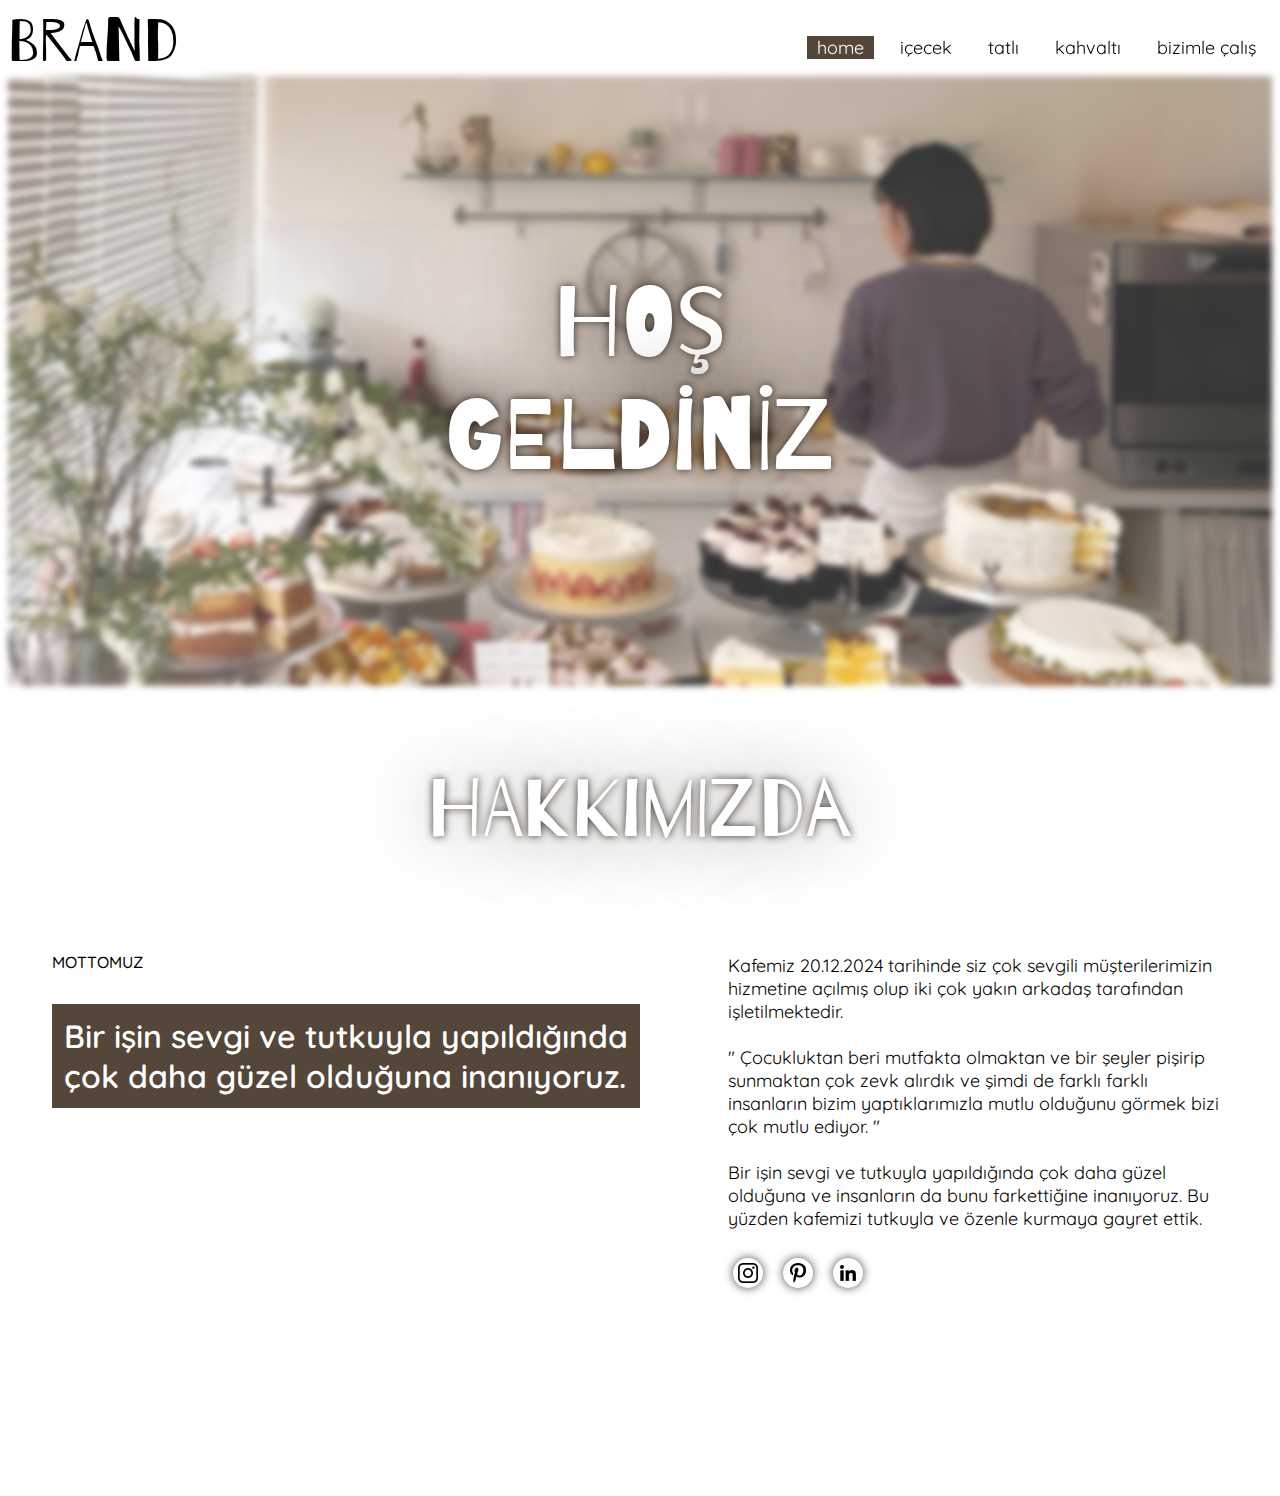
<file: index.html>
<!DOCTYPE html>
<html lang="en">
  <head>
    <meta charset="UTF-8" />
    <meta name="viewport" content="width=device-width, initial-scale=1.0" />
    <link rel="stylesheet" href="index.css" />
    <title>BRAND</title>

<!-- * fontların bildirilmesi -->
    <link rel="preconnect" href="https://fonts.googleapis.com" />
    <link rel="preconnect" href="https://fonts.gstatic.com" crossorigin />
    <link
      href="https://fonts.googleapis.com/css2?family=Barrio&family=Sour+Gummy:ital,wght@0,100..900;1,100..900&display=swap"
      rel="stylesheet"
    />
    <link
      href="https://fonts.googleapis.com/css2?family=Quicksand:wght@300..700&display=swap"
      rel="stylesheet"
    />
  </head>

  <body class="quicksand-simple">  
<!-- * HEADER -->
    <header header style="position: sticky; top: 0">
      <div
        style="
          display: flex;
          justify-content: space-between;
          align-items: center;
        "
      >
<!--BRAND yazısı-->
        <div>
          <a class="barrio-regular" style="font-size: 60px">BrAnd</a>
        </div>
<!--header butonları-->
        <div style="padding-top: 10px">
          <button class="hoverButton">
            <a class="buttonText quicksand-simple headerIndex" href="index.html"
              >home</a
            >
          </button>
          <button>
            <a class="buttonText quicksand-simple" href="/icecek/cappuccino.html">içecek</a>
          </button>
          <button>
            <a class="buttonText quicksand-simple" href="tatli/pasta.html">tatlı</a>
          </button>
          <button>
            <a class="buttonText quicksand-simple" href="kahvalti/kizatmaT.html"
              >kahvaltı</a
            >
          </button>
          <button>
            <a class="buttonText quicksand-simple" href="bizimleCalis.html"
              >bizimle çalış</a
            >
          </button>
        </div>
      </div>
    </header>

    <div>
<!-- * RESİM VE HOŞGELDİNİZ -->
      <div>
        <div
          style="
            position: relative;
            display: flex;
            direction: column;
            align-items: center;
            justify-content: center;
            text-align: center;
          "
        >
          <img
            style="
              object-position: 100% 50%;
              width: 100%;
              height: 610px;
              object-fit: cover;
              filter: blur(3px);
              opacity: 0.8;
            "
            src="/img/homeImg.jpg"
            alt=""
          />
          <div style="position: absolute">
            <p
              class="barrio-regular"
              style="
                font-size: 100px;
                color: white;
                text-shadow: 0px 0px 8px #372f27, 0px 0px 70px #372f27;
              "
            >
              HOŞ <br />GELDİNİZ
            </p>
          </div>
        </div>
      </div>

<!-- * HAKKIMIZDA bölümü-->
      <div style="padding-bottom: 200px">
        <p
          class="barrio-regular"
          style="
            text-align: center;
            font-size: 80px;
            color: white;
            text-shadow: 0px 0px 8px #372f27, 0px 0px 70px #372f2781;
          "
        >
          HAKKIMIZDA
        </p>

<!--MOTTOMUZ-->
        <div style="display: flex; justify-content: space-around">
          <div>
            <p style="font-weight: 500">MOTTOMUZ</p>
            <p
              style="
                font-size: xx-large;
                font-weight: 600;
                background-color: #544639;
                color: white;
                padding: 12px;
              "
            >Bir işin sevgi ve tutkuyla yapıldığında <br> çok daha güzel olduğuna inanıyoruz.
            </p>
          </div>

<!--3'lü yazı bölümü-->
          <div style="width: 500px; font-size: large">
            <p>
              Kafemiz 20.12.2024 tarihinde siz çok sevgili müşterilerimizin hizmetine açılmış olup iki çok yakın arkadaş tarafından işletilmektedir.
              <br /><br />" Çocukluktan beri mutfakta olmaktan ve bir şeyler pişirip sunmaktan çok zevk alırdık ve şimdi de farklı farklı insanların bizim yaptıklarımızla mutlu olduğunu görmek bizi çok mutlu ediyor. " <br /><br />Bir işin sevgi ve tutkuyla yapıldığında çok daha güzel olduğuna ve insanların da bunu farkettiğine inanıyoruz. Bu yüzden kafemizi tutkuyla ve özenle kurmaya gayret ettik.
            </p>
<!--sosyal medya ikonları-->
            <div style="display: flex; gap: 20px; padding-top: 10px; padding-left: 5px;">
              <div class="iconDiv">
                <a href="#instagram">
                  <img class="icons" src="/img/icons/instagram.png" alt="" />
                </a>
              </div>

              <div class="iconDiv">
                <a href="#pinterest">
                  <img class="icons" src="/img/icons/pinterest.png" alt="" />
                </a>
              </div>

              <div class="iconDiv">
                <a href="#linkedin">
                  <img class="icons" src="/img/icons/linkedin.png" alt="" />
                </a>
              </div>
            </div>
          </div>
        </div>
      </div>
    </div>
  </body>

  <style></style>
</html>
</file>
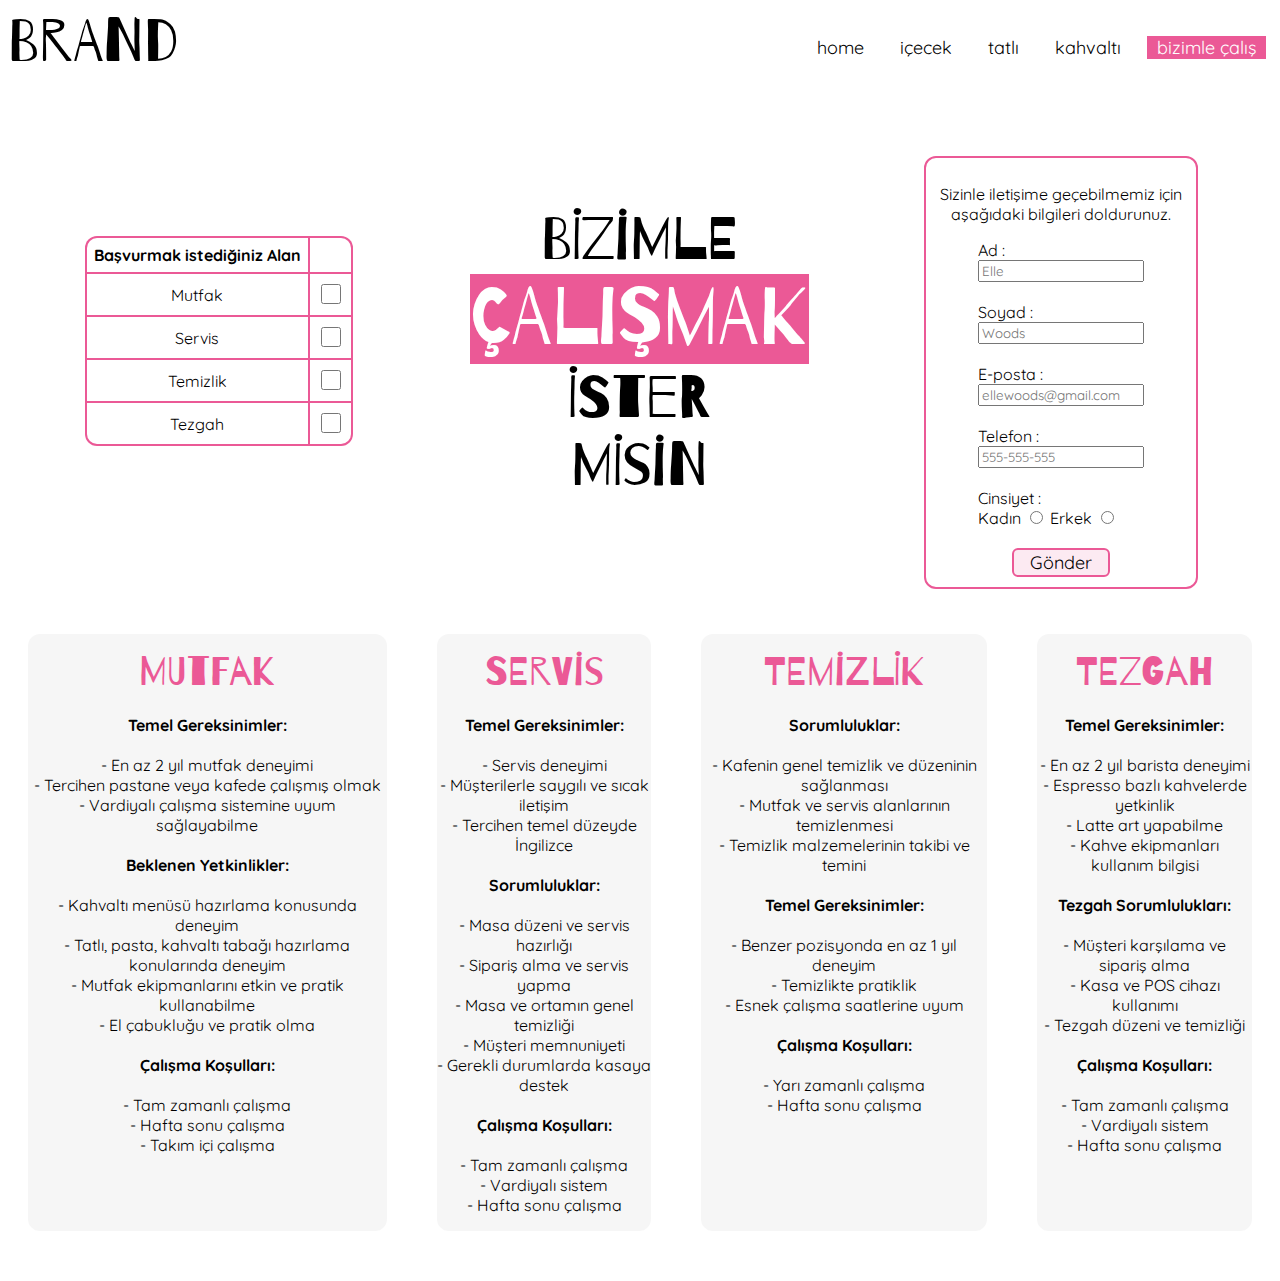
<file: bizimleCalis.html>
<!DOCTYPE html>
<html lang="en">
  <head>
    <meta charset="UTF-8" />
    <meta name="viewport" content="width=device-width, initial-scale=1.0" />
    <link rel="stylesheet" href="index.css" />
    <title>BRAND</title>

<!-- * fontların bildirilmesi -->
    <link rel="preconnect" href="https://fonts.googleapis.com" />
    <link rel="preconnect" href="https://fonts.gstatic.com" crossorigin />
    <link
      href="https://fonts.googleapis.com/css2?family=Barrio&family=Sour+Gummy:ital,wght@0,100..900;1,100..900&display=swap"
      rel="stylesheet"
    />
    <link
      href="https://fonts.googleapis.com/css2?family=Quicksand:wght@300..700&display=swap"
      rel="stylesheet"
    />
  </head>
  <body class="quicksand-simple">
<!-- * HEADER -->
    <header style="position: sticky; top: 0; background-color: white">
      <div
        style="
          display: flex;
          justify-content: space-between;
          align-items: center;
        "
      >
<!--BRAND yazısı-->
        <div>
          <a class="barrio-regular" style="font-size: 60px">BrAnd</a>
        </div>
<!--header butonları-->
        <div style="padding-top: 10px">
          <button>
            <a class="buttonText quicksand-simple" href="index.html">home</a>
          </button>
          <button>
            <a class="buttonText quicksand-simple" href="/icecek/cappuccino.html">içecek</a>
          </button>
          <button>
            <a class="buttonText quicksand-simple" href="tatli/pasta.html">tatlı</a>
          </button>
          <button>
            <a class="buttonText quicksand-simple" href="kahvalti/kizatmaT.html"
              >kahvaltı</a
            >
          </button>
          <button>
            <a
              class="buttonText quicksand-simple headerSelectedButton"
              href="bizimleCalis.html"
              >bizimle çalış</a
            >
          </button>
        </div>
      </div>
    </header>

<!-- * BODY bölümü-->
    <div
      style="
        display: grid;
        grid-template-columns: 1fr 1fr 1fr;
        margin: 70px 0px 45px 0px;
      "
    >
<!--chekbox'lu başvuru alanı seçim tablosu-->
      <div1
        class="quicksand-simple"
        style="
          padding-top: 90px;
          display: flex;
          align-items: center;
          flex-direction: column;
        "
      >
<!-- tabloyu içeren alan -->
        <div>
          <table>
            <tr>
              <th style="border-top-left-radius: 10px">
                Başvurmak istediğiniz Alan
              </th>
              <th style="border-top-right-radius: 10px"></th>
            </tr>
            <tr>
              <td>Mutfak</td>
              <td>
                <input type="checkbox" />
              </td>
            </tr>
            <tr>
              <td>Servis</td>
              <td>
                <input type="checkbox" />
              </td>
            </tr>
            <tr>
              <td>Temizlik</td>
              <td>
                <input type="checkbox" />
              </td>
            </tr>
            <tr>
              <td style="border-bottom-left-radius: 10px">Tezgah</td>
              <td style="border-bottom-right-radius: 10px">
                <input type="checkbox" />
              </td>
            </tr>
          </table>
        </div>
      </div1>

<!-- Bizinle çalışmak ister misin -->
      <div2 style="display: flex; align-items: center; flex-direction: column">
        <div
          class="barrio-regular"
          style="
            display: flex;
            flex-direction: column;
            align-items: center;
            font-size: 60px;
            text-align: center;
          "
        >
          <p>
            BİZİMLE <br />
            <span class="switch">ÇALIŞMAK</span> <br />
            İSTER <br />
            MİSİN
          </p>
        </div>
      </div2>

      <div3
        class="quicksand-simple"
        style="display: flex; align-items: center; flex-direction: column"
      >
<!--* BAŞVURU FORMU -->
<!-- label kullandım ki kullanıcı, alan yerine yazıya bassa da alana basmış gibi olsun -->
        <div class="blueContainer">
          <p style="text-align: center">
            Sizinle iletişime geçebilmemiz için aşağıdaki bilgileri doldurunuz.
          </p>
<!-- * FORM-->
          <form action="">
<!--isim-->
            <label for="isim">Ad : </label>
            <br />
            <input
              class="quicksand-simple"
              type="text"
              name="isim"
              id="isim"
              placeholder="Elle"
            />

            <br /><br />
<!--soyisim-->
            <label for="soyisim">Soyad :</label>
            <br />
            <input
              class="quicksand-simple"
              type="text"
              name="soyisim"
              id="soyisim"
              placeholder="Woods"
            />

            <br /><br />
<!--eposta-->
            <label for="eposta">E-posta :</label>
            <br />
            <input
              class="quicksand-simple"
              type="email"
              name="eposta"
              id="eposta"
              placeholder="ellewoods@gmail.com"
            />

            <br /><br />

<!--telefon-->
            <label for="telefon">Telefon :</label>
            <br />
            <input
              class="quicksand-simple"
              type="tel"
              name="telefon"
              id="telefon"
              placeholder="555-555-555"
            />

            <br /><br />
<!--cinsiyet-->
            <label for="cinsiyet">Cinsiyet :</label>
            <br />
            <label for="kadin">Kadın</label>
            <input type="radio" name="cinsiyet" id="kadin" />
            <label for="erkek">Erkek</label>
            <input type="radio" name="cinsiyet" id="erkek" />

            <br /><br />
          </form>
<!--"gönder" butonu-->
          <button
            style="
              border-radius: 6px;
              border: solid 2px #eb5996;
              background-color: #eb599620;
            "
          >
            <a class="buttonText quicksand-simple" href="bizimleCalis.html"
              >Gönder</a
            >
          </button>
        </div>
      </div3>
    </div>

    <!-- *--YAPILACAK BAŞVURU GEREKSİNİMLERİ -->
    <div
      style="
        display: flex;
        gap: 50px;
        text-align: center;
        margin: 0px 20px 50px 20px;
      "
    >
<!-- *-- MUTFAK BAŞVURUSU İÇİN GEREKSİNİMLER -->
      <div class="basvuruGereksinim_div" >
        <p>
          <span class="highlight">MUTFAK</span><br><br>

          <span class="highlight2">Temel Gereksinimler:</span>
          <br><br>
          - En az 2 yıl mutfak deneyimi<br>
          - Tercihen pastane veya kafede çalışmış olmak<br>
          - Vardiyalı çalışma sistemine uyum sağlayabilme<br><br>

          <span class="highlight2">Beklenen Yetkinlikler:</span>
          <br><br>
          - Kahvaltı menüsü hazırlama konusunda deneyim<br>
          - Tatlı, pasta, kahvaltı tabağı hazırlama konularında deneyim<br>
          - Mutfak ekipmanlarını etkin ve pratik kullanabilme<br>
          - El çabukluğu ve pratik olma<br><br>
          

          <span class="highlight2">Çalışma Koşulları:</span><br><br>
          - Tam zamanlı çalışma<br>
          - Hafta sonu çalışma<br>
          - Takım içi çalışma<br>
          
        </p>
      </div>

<!-- *-- SERVİS BAŞVURUSU İÇİN GEREKSİNİMLER -->
      <div class="basvuruGereksinim_div" >
        <p>
          <span class="highlight">SERVİS</span><br><br>

          <span class="highlight2">Temel Gereksinimler:</span><br><br>
          - Servis deneyimi<br>
          - Müşterilerle saygılı ve sıcak iletişim<br>
          - Tercihen temel düzeyde İngilizce<br><br>

          <span class="highlight2">Sorumluluklar:</span><br><br>
          - Masa düzeni ve servis hazırlığı<br>
          - Sipariş alma ve servis yapma<br>
          - Masa ve ortamın genel temizliği<br>
          - Müşteri memnuniyeti<br>
          - Gerekli durumlarda kasaya destek<br><br>

          <span class="highlight2">Çalışma Koşulları:</span><br><br>
          - Tam zamanlı çalışma<br>
          - Vardiyalı sistem<br>
          - Hafta sonu çalışma<br>
        </p>
      </div>

<!-- *-- TEMİZLİK BAŞVURUSU İÇİN GEREKSİNİMLER -->
      <div class="basvuruGereksinim_div" >
        <p>
          <span class="highlight">TEMİZLİK</span><br><br>

          <span class="highlight2">Sorumluluklar: </span>
          <br><br>
          - Kafenin genel temizlik ve düzeninin sağlanması<br>
          - Mutfak ve servis alanlarının temizlenmesi<br>
          - Temizlik malzemelerinin takibi ve temini<br><br>

          <span class="highlight2">Temel Gereksinimler:</span>
          <br><br>
          - Benzer pozisyonda en az 1 yıl deneyim<br>
          - Temizlikte pratiklik<br>
          - Esnek çalışma saatlerine uyum<br><br>

          <span class="highlight2">Çalışma Koşulları:</span><br><br>
          - Yarı zamanlı çalışma<br>
          - Hafta sonu çalışma<br>
        </p>
      </div>

<!-- *-- TEZGAH BAŞVURUSU İÇİN GEREKSİNİMLER -->
      <div class="basvuruGereksinim_div" >
        <p>
          <span class="highlight">TEZGAH</span><br><br>

          <span class="highlight2">Temel Gereksinimler:</span>
          <br><br>
          - En az 2 yıl barista deneyimi<br>
          - Espresso bazlı kahvelerde yetkinlik<br>
          - Latte art yapabilme<br>
          - Kahve ekipmanları kullanım bilgisi<br><br>

          <span class="highlight2">Tezgah Sorumlulukları:</span>
          <br><br>
          - Müşteri karşılama ve sipariş alma<br>
          - Kasa ve POS cihazı kullanımı<br>
          - Tezgah düzeni ve temizliği<br><br>

          <span class="highlight2">Çalışma Koşulları:</span><br><br>
          - Tam zamanlı çalışma<br>
          - Vardiyalı sistem<br>
          - Hafta sonu çalışma<br>
        </p>
      </div>
    </div>
    <!-- *-------------------------------------------------------------------------------->
  </body>
</html>
</file>
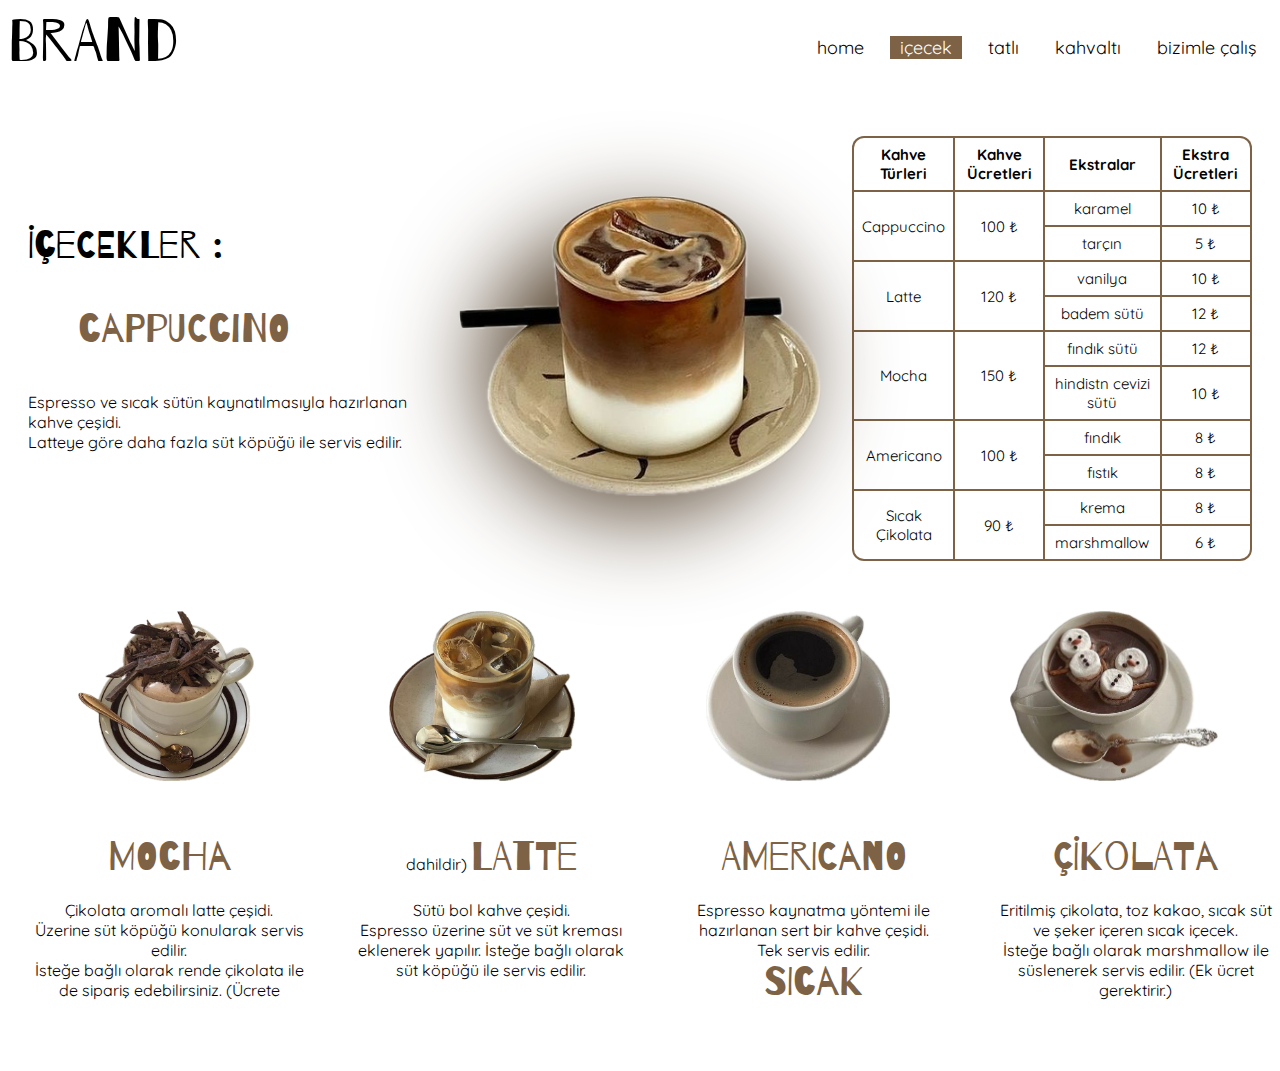
<file: icecek/cappuccino.html>
<!DOCTYPE html>
<html lang="en">
<head>
    <meta charset="UTF-8">
    <meta name="viewport" content="width=device-width, initial-scale=1.0">
    <title>BRAND</title>
    <link rel="stylesheet" href="/index.css">

<!-- * fontların bildirilmesi -->
    <link rel="preconnect" href="https://fonts.googleapis.com" />
    <link rel="preconnect" href="https://fonts.gstatic.com" crossorigin />
    <link
      href="https://fonts.googleapis.com/css2?family=Barrio&family=Sour+Gummy:ital,wght@0,100..900;1,100..900&display=swap"
      rel="stylesheet"
    />
    <link
      href="https://fonts.googleapis.com/css2?family=Quicksand:wght@300..700&display=swap"
      rel="stylesheet"
    />

</head>
<body>
  <!-- * HEADER -->
    <header header style="position: sticky; top: 0; background-color: white">
        <div style="display: flex; justify-content: space-between;align-items: center;">
<!--BRAND yazısı-->
          <div>
            <a class="barrio-regular" style="font-size: 60px">BrAnd</a>
          </div>
<!--header butonları-->
          <div style="padding-top: 10px">
            <button>
              <a class="buttonText quicksand-simple" href="/index.html">home</a>
            </button>
            <button>
              <a class="buttonText quicksand-simple headerIcecek" href="cappuccino.html">içecek</a>
            </button>
            <button>
              <a class="buttonText quicksand-simple" href="/tatli/pasta.html">tatlı</a>
            </button>
            <button>
              <a class="buttonText quicksand-simple" href="/kahvalti/kizatmaT.html"
                >kahvaltı</a
              >
            </button>
            <button>
              <a class="buttonText quicksand-simple" href="/bizimleCalis.html"
                >bizimle çalış</a
              >
            </button>
          </div>
        </div>
      </header>

      
<!-- * BODY -->
      <div
      style="
        display: grid;
        grid-template-rows: repeat(3, 1fr) ;
        grid-template-columns: repeat(12, 1fr);
        margin: 20px 0px -50px 0px;
      "
      class="quicksand-simple"
    >

<!-- * KAHVE HAKKINDA BİLGİLER  -->
    <div1  style="grid-row: 1/3;grid-column: 1/ 5; padding-left: 20px; padding-top: 90px;" >
        <div class="barrio-regular" style="font-size: xx-large; " >
        <p style="font-size: larger;" >İçecekler :</p>
        <p class="highlightCoffee" style="padding-left: 50px;" > cappuccino</p>
        
        </div>
        <div style="width: 400px;">
            <p>Espresso ve sıcak sütün kaynatılmasıyla hazırlanan kahve çeşidi. <br>Latteye göre daha fazla süt köpüğü ile servis edilir.</p>
        </div>
    </div1>

    <!-- * KAHVE RESMİ-->
    <div2 style="grid-row: 1/3;grid-column: 5/ 9; display: flex; justify-content: center;padding-top: 100px;">
        <div style="position: relative; width: 150px; height: 125px; box-shadow: 0px 0px 100px 80px rgb(71, 51, 28); border-radius: 100%; top: 110px;"></div>
        <div style="position: absolute;">
        <img style=" height: 300px;" src="/img/icecek/cappuccino.png" alt="">
        </div>
    </div2>


<!-- * KAHVE TÜRLERİ, EKSTRALAR VE ÜCRETLER HAKKINDA TABLO-->
    <div3  style="grid-row: 1/3; grid-column: 9/ 13; margin-bottom: 50px; padding-top: 40px; display: flex; justify-content: end; padding-right: 20px;">

        <table class="icecek" style="font-size: 15px; width:400px;" >
           <tr>
            <th style="border-top-left-radius: 10px">Kahve Türleri</th>
            <th>Kahve Ücretleri</th>
            <th>Ekstralar</th>
            <th style="border-top-right-radius: 10px">Ekstra Ücretleri</th>
           </tr>

           <tr>
            <td rowspan="2">Cappuccino</td>
            <td rowspan="2">100 ₺</td>
            <td rowspan="1">karamel</td>
            <td rowspan="1">10 ₺</td>
           </tr>

           <tr>
            <td rowspan="1">tarçın</td>
            <td rowspan="1">5 ₺</td>
           </tr>

           <tr>
            <td rowspan="2">Latte</td>
            <td rowspan="2">120 ₺</td>
            <td rowspan="1">vanilya</td>
            <td rowspan="1">10 ₺</td>
           </tr>

           <tr>
            <td rowspan="1">badem sütü</td>
            <td rowspan="1">12 ₺</td>
           </tr>

           <tr>
            <td rowspan="2">Mocha</td>
            <td rowspan="2">150 ₺</td>
            <td rowspan="1">fındık sütü</td>
            <td rowspan="1">12 ₺</td>
           </tr>

           <tr>
            <td rowspan="1">hindistn cevizi sütü</td>
            <td rowspan="1">10 ₺</td>
           </tr>

           <tr>
            <td rowspan="2">Americano</td>
            <td rowspan="2">100 ₺</td>
            <td rowspan="1">fındık</td>
            <td rowspan="1">8 ₺</td>
           </tr>

           <tr>
            <td rowspan="1">fıstık</td>
            <td rowspan="1">8 ₺</td>
           </tr>

            <td style="border-bottom-left-radius: 10px" rowspan="2">Sıcak Çikolata</td>
            <td rowspan="2">90 ₺</td>
            <td rowspan="1">krema</td>
            <td rowspan="1">8 ₺</td>
           </tr>

           <tr>
            <td rowspan="1">marshmallow</td>
            <td style="border-bottom-right-radius: 10px" rowspan="1">6 ₺</td>
           </tr>
           
        </table>

    </div3>

<!-- * LİNKLİ MOCHA RESMİ  -->
    <div4 class="div-" style="grid-row: 3/4 ;grid-column: 1/ 4 ; margin-top: 0;  ">
        
          <a href="#mocha">
            <img style="height: 170px;" src="/img/icecek/mocha.png" alt="">
          </a>
            
    </div4>

<!-- * LİNKLİ LATTE RESMİ  -->
    <div5 class="div-"  style=" grid-row: 3/4 ;grid-column: 4/ 7;margin-top: 0">
        
       
          <a href="#latte">  
            <img style="height: 170px;"  src="/img/icecek/latte.png" alt=""></a>
      
    </div5>

<!-- * LİNKLİ AMERİCANO RESMİ  -->
    <div6 class="div-"  style=" grid-row: 3/4 ;grid-column: 7/ 10;margin-top: 0">
        <a href="#americano">
          <img style="height: 170px;"   src="/img/icecek/americano.png" alt="">

        </a>
    </div6>

<!-- * LİNKLİ SICAK ÇİKOLATA RESMİ  -->
    <div7 class="div-"  style=" grid-row: 3/4 ;grid-column: 10/ 13;margin-top: 0">
        <a href="#sicakCikolata">
          <img style="height: 170px;" src="/img/icecek/sicakCikolata.png" alt="">

        </a>
        
    </div7>
  </div>

<!-- * ÜRÜN AÇIKLAMALARI -->
  <div>
    <p
    class="quicksand-simple"
        style="
          text-align: center;
          column-count: 4;
          column-gap: 50px;
          margin-left: 25px;
          padding-bottom: 50px;
        ">
        <span class="highlightCoffee">MOCHA</span>  <br><br>
        Çikolata aromalı latte çeşidi. <br>
        Üzerine süt köpüğü konularak servis edilir. <br>
        İsteğe bağlı olarak rende çikolata ile de sipariş edebilirsiniz. (Ücrete dahildir)

        <span class="highlightCoffee">LATTE</span><br><br>
        Sütü bol kahve çeşidi. <br>
        Espresso üzerine süt ve süt kreması eklenerek yapılır.
        İsteğe bağlı olarak süt köpüğü ile servis edilir. <br>

        <span class="highlightCoffee">AMERICANO</span><br><br>
        Espresso kaynatma yöntemi ile hazırlanan sert bir kahve çeşidi. <br>
        Tek servis edilir. <br>

        <span class="highlightCoffee">SICAK ÇİKOLATA</span><br><br>
        Eritilmiş çikolata, toz kakao, sıcak süt ve şeker içeren sıcak içecek. <br>
        İsteğe bağlı olarak marshmallow ile süslenerek servis edilir. (Ek ücret gerektirir.)

    </p>
  </div>
    
</body>
</html>
</file>
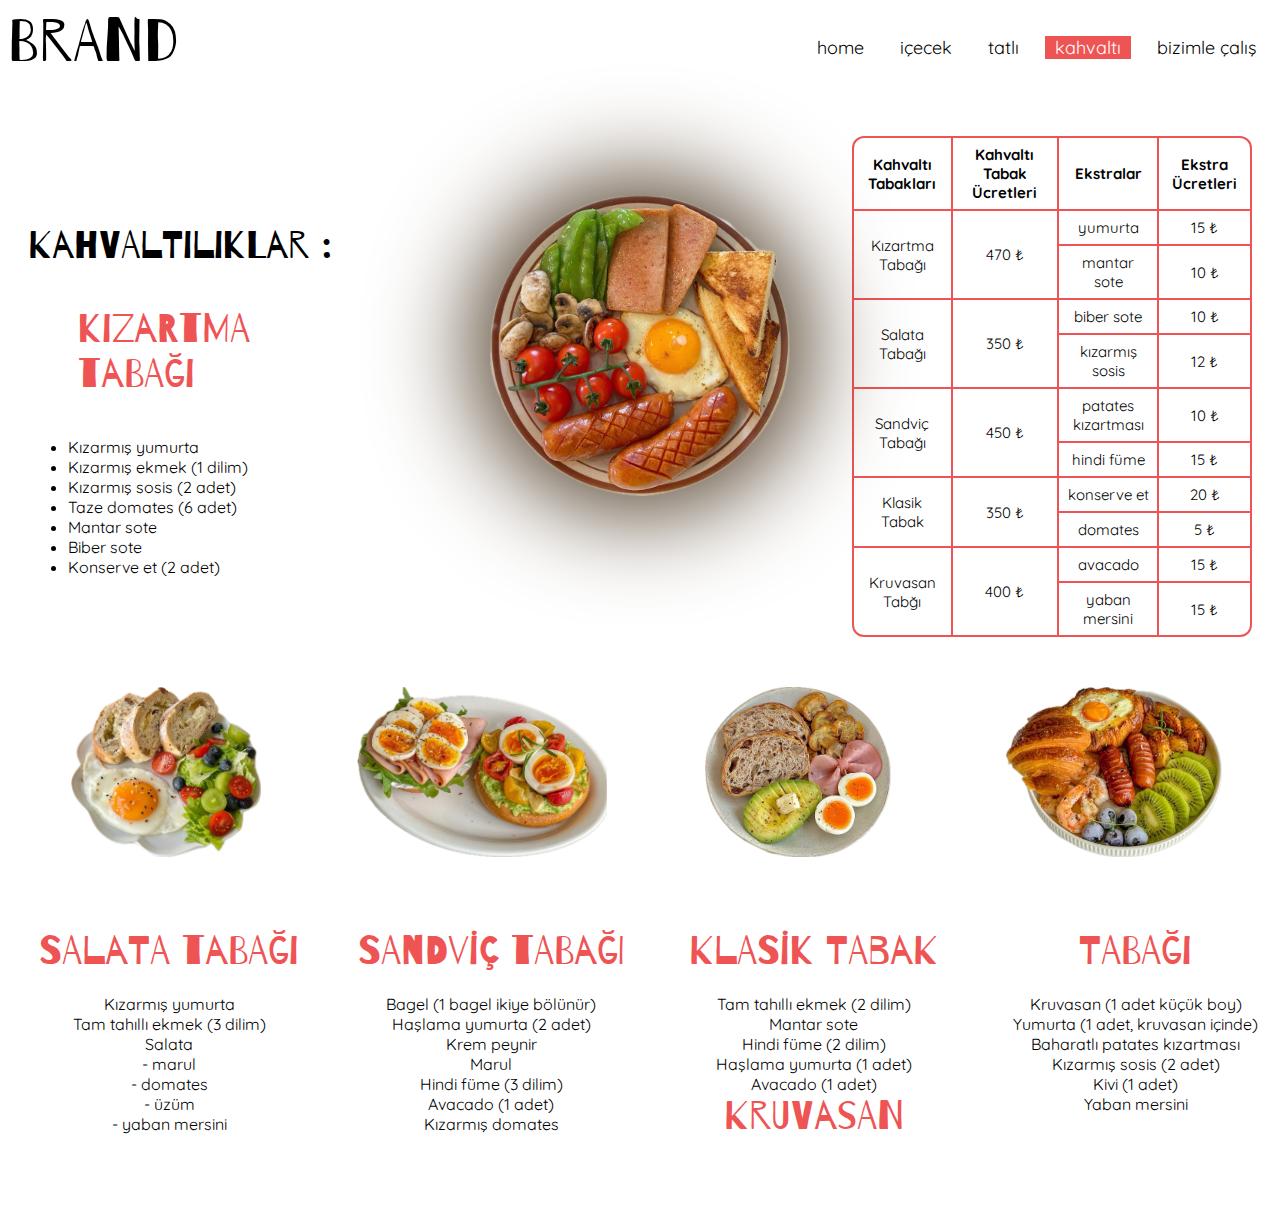
<file: kahvalti/kizatmaT.html>
<!DOCTYPE html>
<html lang="en">
<head>
    <meta charset="UTF-8">
    <meta name="viewport" content="width=device-width, initial-scale=1.0">
    <title>BRAND</title>
    <link rel="stylesheet" href="/index.css">

<!-- * fontların bildirilmesi -->
    <link rel="preconnect" href="https://fonts.googleapis.com" />
    <link rel="preconnect" href="https://fonts.gstatic.com" crossorigin />
    <link
      href="https://fonts.googleapis.com/css2?family=Barrio&family=Sour+Gummy:ital,wght@0,100..900;1,100..900&display=swap"
      rel="stylesheet"
    />
    <link
      href="https://fonts.googleapis.com/css2?family=Quicksand:wght@300..700&display=swap"
      rel="stylesheet"
    />

</head>
<body>
<!-- * HEADER -->
    <header header style="position: sticky; top: 0; background-color: white">
        <div style="display: flex; justify-content: space-between;align-items: center;">
<!--BRAND yazısı-->
          <div>
            <a class="barrio-regular" style="font-size: 60px">BrAnd</a>
          </div>
<!--header butonları-->
          <div style="padding-top: 10px">
            <button>
              <a class="buttonText quicksand-simple" href="/index.html">home</a>
            </button>
            <button>
              <a class="buttonText quicksand-simple" href="/icecek/cappuccino.html">içecek</a>
            </button>
            <button>
              <a class="buttonText quicksand-simple" href="/tatli/pasta.html">tatlı</a>
            </button>
            <button>
              <a class="buttonText quicksand-simple headerKahvalti" href="/kahvalti/kizatmaT.html"
                >kahvaltı</a
              >
            </button>
            <button>
              <a class="buttonText quicksand-simple" href="/bizimleCalis.html"
                >bizimle çalış</a
              >
            </button>
          </div>
        </div>
      </header>

      
<!-- * BODY -->
      <div
      style="
        display: grid;
        grid-template-rows: repeat(3, 1fr) ;
        grid-template-columns: repeat(12, 1fr);
        margin: 20px 0px -70px 0px;
      "
      class="quicksand-simple"
    >

<!-- * ANA TABAK HAKKINDA BİLGİLER  -->
    <div1  style="grid-row: 1/3;grid-column: 1/ 5; padding-left: 20px; padding-top: 90px;" >
        <div class="barrio-regular" style="font-size: xx-large; " >
        <p style="font-size: larger;" >Kahvaltılıklar :</p>
        <p class="highlightBreakfast" style="padding-left: 50px;" > kızartma <br> tabağı</p>
        
        </div>
        <div style="width: 400px;">
            
              <ul>
                <li>Kızarmış yumurta</li>
                <li>Kızarmış ekmek (1 dilim)</li>
                <li>Kızarmış sosis (2 adet)</li>
                <li>Taze domates (6 adet)</li>
                <li>Mantar sote</li>
                <li>Biber sote</li>
                <li>Konserve et (2 adet)</li>
              </ul>
              
            
        </div>
    </div1>

<!-- * ANA TABAĞIN RESMİ-->
    <div2 style="grid-row: 1/3;grid-column: 5/ 9; display: flex; justify-content: center;padding-top: 100px;">
        <div style="position: relative; width: 250px; height: 250px; box-shadow: 0px 0px 100px 40px rgb(71, 51, 28); border-radius: 100%; top: 25px; "></div>
        <div style="position: absolute;"><img style=" height: 300px;" src="/img/kahvalti/kizartma.png" alt=""></div>
        
    </div2>


<!-- * KAHVALTI TABAĞI TÜRLERİ, EKSTRALAR VE ÜCRETLER HAKKINDA TABLO-->
    <div3  style="grid-row: 1/3; grid-column: 9/ 13; margin-bottom: 50px; padding-top: 40px; display: flex; justify-content: end; padding-right: 20px;">

        <table class="kahvalti" style="font-size: 15px; width:400px;" >
           <tr>
            <th style="border-top-left-radius: 10px">Kahvaltı Tabakları</th>
            <th>Kahvaltı Tabak Ücretleri</th>
            <th>Ekstralar</th>
            <th style="border-top-right-radius: 10px">Ekstra Ücretleri</th>
           </tr>

           <tr>
            <td rowspan="2">Kızartma Tabağı</td>
            <td rowspan="2">470 ₺</td>
            <td rowspan="1">yumurta</td>
            <td rowspan="1">15 ₺</td>
           </tr>

           <tr>
            <td rowspan="1">mantar sote</td>
            <td rowspan="1">10 ₺</td>
           </tr>

           <tr>
            <td rowspan="2">Salata Tabağı</td>
            <td rowspan="2">350 ₺</td>
            <td rowspan="1">biber sote</td>
            <td rowspan="1">10 ₺</td>
           </tr>

           <tr>
            <td rowspan="1">kızarmış sosis</td>
            <td rowspan="1">12 ₺</td>
           </tr>

           <tr>
            <td rowspan="2">Sandviç Tabağı</td>
            <td rowspan="2">450 ₺</td>
            <td rowspan="1">patates kızartması</td>
            <td rowspan="1">10 ₺</td>
           </tr>

           <tr>
            <td rowspan="1">hindi füme</td>
            <td rowspan="1">15 ₺</td>
           </tr>

           <tr>
            <td rowspan="2">Klasik Tabak</td>
            <td rowspan="2">350 ₺</td>
            <td rowspan="1">konserve et</td>
            <td rowspan="1">20 ₺</td>
           </tr>

           <tr>
            <td rowspan="1">domates</td>
            <td rowspan="1">5 ₺</td>
           </tr>

            <td style="border-bottom-left-radius: 10px" rowspan="2">Kruvasan Tabğı</td>
            <td rowspan="2">400 ₺</td>
            <td rowspan="1">avacado</td>
            <td rowspan="1">15 ₺</td>
           </tr>

           <tr>
            <td rowspan="1">yaban mersini</td>
            <td style="border-bottom-right-radius: 10px" rowspan="1">15 ₺</td>
           </tr>
           
        </table>

    </div3>

<!-- * LİNKLİ SALATA TABAĞI RESMİ  -->
    <div4 class="div-" style="grid-row: 3/4 ;grid-column: 1/ 4 ; margin-top: 0;  ">
        
        <a href="#salata_tabagi">
            <img style="height: 170px;" src="/img/kahvalti/salata.png" alt="">
        </a>
    </div4>

<!-- * LİNKLİ SANDVİÇ TABAĞI RESMİ -->
    <div5 class="div-"  style=" grid-row: 3/4 ;grid-column: 4/ 7;margin-top: 0">
        
        <a href="#sandvic_tabagi">
            <img style="height: 170px;"  src="/img/kahvalti/sandvic.png" alt="">
        </a>
    </div5>

<!-- * LİNKLİ KLASİK TABAK RESMİ -->
    <div6 class="div-"  style=" grid-row: 3/4 ;grid-column: 7/ 10;margin-top: 0">
        
        <a href="#klasik_tabak">
            <img style="height: 170px;"   src="/img/kahvalti/klasik.png" alt="">
        </a>
    </div6>

<!-- * LİNKLİ KRUVASAN TABAĞI RESMİ -->
    <div7 class="div-"  style=" grid-row: 3/4 ;grid-column: 10/ 13;margin-top: 0">
        
        <a href="#kruvasan_tabagi">
            <img style="height: 170px;" src="/img/kahvalti/kruvasanT.png" alt="">
        </a>
        
    </div7>
  </div>

<!-- * ÜRÜN AÇIKLAMALARI -->
  <div>
    <p
    class="quicksand-simple"
        style="
          text-align: center;
          column-count: 4;
          column-gap: 50px;
          margin-left: 25px;
          padding-bottom: 50px;
        ">
        <span class="highlightBreakfast">SALATA TABAĞI</span>  <br><br>
        Kızarmış yumurta <br>
        Tam tahıllı ekmek (3 dilim) <br>
        Salata <br> 
        - marul <br>
        - domates <br>
        - üzüm <br>
        - yaban mersini <br>

        <span class="highlightBreakfast">SANDVİÇ TABAĞI</span><br><br>
        Bagel (1 bagel ikiye bölünür) <br>
        Haşlama yumurta (2 adet) <br>
        Krem peynir <br>
        Marul <br>
        Hindi füme (3 dilim)<br>
        Avacado (1 adet) <br>
        Kızarmış domates <br>

        <span class="highlightBreakfast">KLASİK TABAK</span><br><br>
        Tam tahıllı ekmek (2 dilim) <br>
        Mantar sote <br>
        Hindi füme (2 dilim)<br>
        Haşlama yumurta (1 adet) <br>
        Avacado (1 adet) <br>
        
        <span class="highlightBreakfast">KRUVASAN TABAĞI</span><br><br>
        Kruvasan (1 adet küçük boy) <br>
        Yumurta (1 adet, kruvasan içinde)
        Baharatlı patates kızartması <br>
        Kızarmış sosis (2 adet) <br>
        Kivi (1 adet) <br>
        Yaban mersini <br>


    </p>
  </div>
    
</body>
</html>
</file>
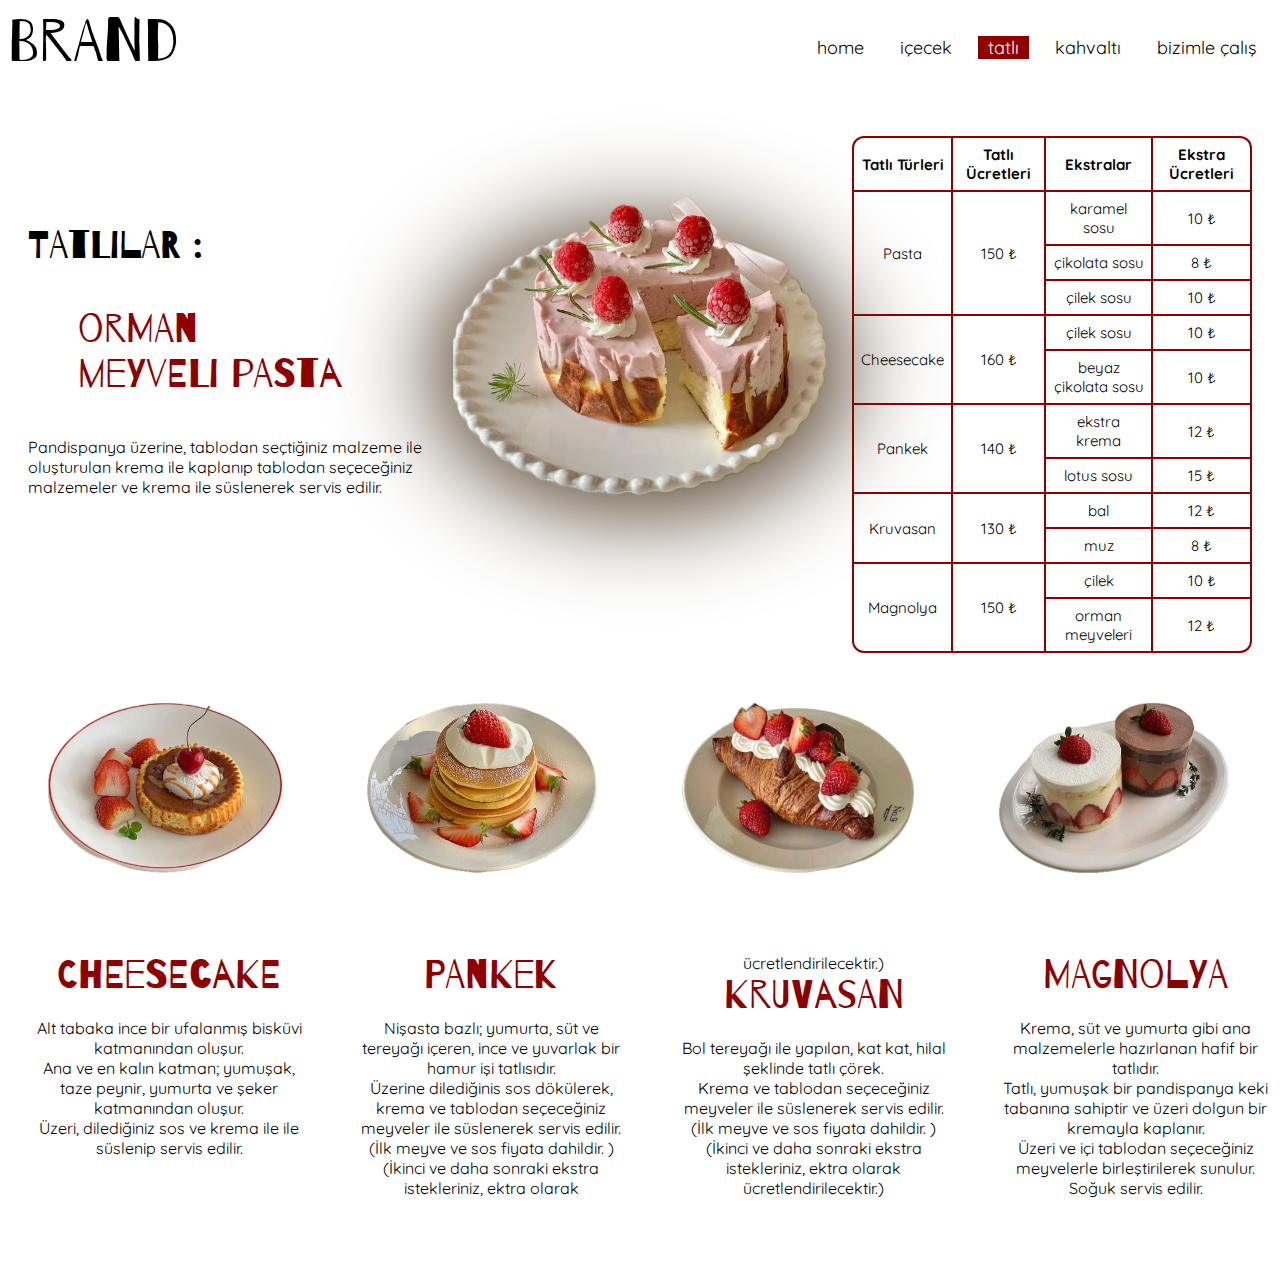
<file: tatli/pasta.html>
<!DOCTYPE html>
<html lang="en">
<head>
    <meta charset="UTF-8">
    <meta name="viewport" content="width=device-width, initial-scale=1.0">
    <title>BRAND</title>
    <link rel="stylesheet" href="/index.css">

<!-- * fontların bildirilmesi -->
    <link rel="preconnect" href="https://fonts.googleapis.com" />
    <link rel="preconnect" href="https://fonts.gstatic.com" crossorigin />
    <link
      href="https://fonts.googleapis.com/css2?family=Barrio&family=Sour+Gummy:ital,wght@0,100..900;1,100..900&display=swap"
      rel="stylesheet"
    />
    <link
      href="https://fonts.googleapis.com/css2?family=Quicksand:wght@300..700&display=swap"
      rel="stylesheet"
    />

</head>
<body >
<!-- * HEADER -->
    <header header style="position: sticky; top: 0; background-color: white">
        <div style="display: flex; justify-content: space-between;align-items: center;">
<!--BRAND yazısı-->
          <div>
            <a class="barrio-regular" style="font-size: 60px">BrAnd</a>
          </div>
<!--header butonları-->
          <div style="padding-top: 10px">
            <button>
              <a class="buttonText quicksand-simple" href="/index.html">home</a>
            </button>
            <button>
              <a class="buttonText quicksand-simple" href="/icecek/cappuccino.html">içecek</a>
            </button>
            <button>
              <a class="buttonText quicksand-simple headerTatli" href="/tatli/pasta.html">tatlı</a>
            </button>
            <button>
              <a class="buttonText quicksand-simple" href="/kahvalti/kizatmaT.html"
                >kahvaltı</a
              >
            </button>
            <button>
              <a class="buttonText quicksand-simple" href="/bizimleCalis.html"
                >bizimle çalış</a
              >
            </button>
          </div>
        </div>
      </header>

<!-- * BODY -->
      <div
      style="
        display: grid;
        grid-template-rows: repeat(3, 1fr) ;
        grid-template-columns: repeat(12, 1fr);
        margin: 20px 0px -70px 0px;
      "
      class="quicksand-simple"
    >

<!-- * ANA TATLI HAKKINDA BİLGİLER  -->
    <div1  style="grid-row: 1/3;grid-column: 1/ 5; padding-left: 20px; padding-top: 90px; " >
        <div class="barrio-regular" style="font-size: xx-large; " >
        <p style="font-size: larger;" >TATLILAR :</p>
        <p class="highlightTatli" style="padding-left: 50px;" > orman <br>meyveli pasta</p>
        
        </div>
        <div style="width: 400px;">
            <p>Pandispanya üzerine, tablodan seçtiğiniz malzeme ile oluşturulan krema ile kaplanıp tablodan seçeceğiniz malzemeler ve krema ile süslenerek servis edilir.</p>
        </div>
    </div1>

<!-- * ANA TATLININ RESMİ-->
    <div2  style="grid-row: 1/3;grid-column: 5/ 9; display: flex; justify-content: center;padding-top: 100px;">
        <div style="position: relative; width: 250px; height: 125px; box-shadow: 0px 0px 100px 80px rgb(71, 51, 28); border-radius: 100%; top: 110px;"></div>
        <div style="position: absolute;"><img style="height: 300px;" src="/img/tatli/pasta.png" alt=""></div>
        
    </div2>


<!-- * TATLI TÜRLERİ, EKSTRALAR VE ÜCRETLER HAKKINDA TABLO-->
    <div3  style="grid-row: 1/3; grid-column: 9/ 13;margin-bottom: 50px;padding-top: 40px; ; display: flex; justify-content: end; padding-right: 20px; ">

      <table class="tatli" style="font-size: 15px; width: 400px;">
        <tr>
            <th style="border-top-left-radius: 10px;">Tatlı Türleri</th>
            <th>Tatlı Ücretleri</th>
            <th>Ekstralar</th>
            <th style="border-top-right-radius: 10px;">Ekstra Ücretleri</th>
        </tr>
    
        <tr>
            <td rowspan="3">Pasta</td>
            <td rowspan="3">150 ₺</td>
            <td>karamel sosu</td>
            <td>10 ₺</td>
        </tr>
        <tr>
            <td>çikolata sosu</td>
            <td>8 ₺</td>
        </tr>
        <tr>
            <td>çilek sosu</td>
            <td>10 ₺</td>
        </tr>
    
        <tr>
            <td rowspan="2">Cheesecake</td>
            <td rowspan="2">160 ₺</td>
            <td>çilek sosu</td>
            <td>10 ₺</td>
        </tr>
        <tr>
            <td>beyaz çikolata sosu</td>
            <td>10 ₺</td>
        </tr>
    
        <tr>
            <td rowspan="2">Pankek</td>
            <td rowspan="2">140 ₺</td>
            <td>ekstra krema</td>
            <td>12 ₺</td>
        </tr>
        <tr>
            <td>lotus sosu</td>
            <td>15 ₺</td>
        </tr>
    
        <tr>
            <td rowspan="2">Kruvasan</td>
            <td rowspan="2">130 ₺</td>
            <td>bal</td>
            <td>12 ₺</td>
        </tr>
        <tr>
            <td>muz</td>
            <td>8 ₺</td>
        </tr>
    
        <tr>
            <td style="border-bottom-left-radius: 10px;" rowspan="2">Magnolya</td>
            <td rowspan="2">150 ₺</td>
            <td>çilek</td>
            <td>10 ₺</td>
        </tr>
        <tr>
            <td>orman meyveleri</td>
            <td style="border-bottom-right-radius: 10px;">12 ₺</td>
        </tr>
    </table>

    </div3>

<!-- * LİNKLİ CHEESECAKE RESMİ  -->
    <div4 class="div-" style="grid-row: 3/4 ;grid-column: 1/ 4 ; margin-top: 0;  ">
        
        <a href="#cheesecake">
            <img style="height: 170px;" src="/img/tatli/cheesecake.png" alt="">
        </a>
    </div4>

<!-- * LİNKLİ PANKEK RESMİ -->
    <div5 class="div-"  style=" grid-row: 3/4 ;grid-column: 4/ 7;margin-top: 0">
        
        <a href="#pankek">
            <img style="height: 170px;"  src="/img/tatli/pankek.png" alt="">
        </a>
    </div5>

<!-- * LİNKLİ KRUVASAN RESMİ -->
    <div6 class="div-"  style=" grid-row: 3/4 ;grid-column: 7/ 10;margin-top: 0">
        
        <a href="#kruvasan">
            <img style="height: 170px;"   src="/img/tatli/kruvasan.png" alt="">
        </a>
    </div6>

<!-- * LİNKLİ MAGNOLYA RESMİ -->
    <div7 class="div-"  style=" grid-row: 3/4 ;grid-column: 10/ 13;margin-top: 0">
        
        <a href="#magnolya">
            <img style="height: 170px;" src="/img/tatli/magnolya.png" alt="">
        </a>
        
    </div7>
  </div>

<!-- * ÜRÜN AÇIKLAMALARI -->
  <div>
    <p
    class="quicksand-simple"
        style="
          text-align: center;
          column-count: 4;
          column-gap: 50px;
          margin-left: 25px;
          padding-bottom: 50px;
        ">
        <span class="highlightTatli">CHEESECAKE</span><br><br>
        Alt tabaka ince bir ufalanmış bisküvi katmanından oluşur. <br>
        Ana ve en kalın katman; yumuşak, taze peynir, yumurta ve şeker katmanından oluşur. <br>
        Üzeri, dilediğiniz sos ve krema ile ile süslenip servis edilir. <br> 

        <span class="highlightTatli">PANKEK</span><br><br>
        Nişasta bazlı; yumurta, süt ve tereyağı içeren, ince ve yuvarlak bir hamur işi tatlısıdır. <br>
        Üzerine dilediğinis sos dökülerek, krema ve tablodan seçeceğiniz meyveler ile süslenerek servis edilir. <br>
        (İlk meyve ve sos fiyata dahildir. ) <br>
        (İkinci ve daha sonraki ekstra istekleriniz, ektra olarak ücretlendirilecektir.) <br>


        <span class="highlightTatli">KRUVASAN</span><br><br>
        Bol tereyağı ile yapılan, kat kat, hilal şeklinde tatlı çörek. <br>
        Krema ve tablodan seçeceğiniz meyveler ile süslenerek servis edilir. <br>
        (İlk meyve ve sos fiyata dahildir. ) <br>
        (İkinci ve daha sonraki ekstra istekleriniz, ektra olarak ücretlendirilecektir.) <br>


        <span class="highlightTatli">MAGNOLYA</span><br><br>
        Krema, süt ve yumurta gibi ana malzemelerle hazırlanan hafif bir tatlıdır. <br>
        Tatlı, yumuşak bir pandispanya keki tabanına sahiptir ve üzeri dolgun bir kremayla kaplanır. <br>
        Üzeri ve içi tablodan seçeceğiniz meyvelerle birleştirilerek sunulur. <br>
        Soğuk servis edilir. <br>

    </p>
  </div>
    
</body>
</html>
</file>
<file: index.css>
/* button style  */
button {
  border: none;
  background-color: white;
}

.buttonText {
  text-decoration: none;
  color: black;
  font-size: large;
  padding: 0px 10px;
}

button:hover {
  transform: scale(1.12);
}

button.index {
  background-color: rgb(109, 90, 70);
}
/* ---------------------------------- */

/* header style  */
.headerSelectedButton {
  background-color: #eb5996;
  color: white;
}
.headerIndex {
  background-color: #544639;
  color: white;
}
.headerKahvalti {
  background-color: #ef5454;
  color: white;
}
.headerIcecek {
  background-color: #7d6245;
  color: white;
}
.headerTatli {
  background-color: #900000;
  color: white;
}
/* ---------------------------------- */

/* font-families  */
/**------şekilli ve farklı olan font-----------*/
.barrio-regular {
  font-family: "Barrio", serif;
  font-weight: 400;
  font-style: normal;
}

/**----------genel amaçlı kullanılan düz font------*/
.quicksand-simple {
  font-family: "Quicksand", serif;
  font-optical-sizing: auto;
  font-weight: 400;
  font-style: normal;
}
/* ---------------------------------- */

/* table styles  */
table {
  background-color: #eb5996;
  border-radius: 12px;
}

table.kahvalti {
  background-color: #ef5454;
  border-radius: 12px;
}
table.icecek {
  background-color: #7d6245;
  border-radius: 12px;
}
table.tatli {
  background-color: #900000;
  border-radius: 12px;
}

tr {
  background-color: white;
}

th {
  padding: 7px;
}

td {
  padding: 7px;
  text-align: center;
}

input[type="checkbox"] {
  height: 20px;
  width: 20px;
}
/* ---------------------------------- */

.blueContainer {
  background-color: white;
  padding: 10px;
  border-radius: 12px;

  border: solid 2px #eb5996;
  width: 250px;
  margin-top: 10px;
  display: flex;
  flex-direction: column;
  align-items: center;
}

.div- {
  display: flex;
  align-items: center;
  flex-direction: column;
}

.div-:hover {
  transform: scale(1.05);
}

/* text styles  */
.highlight {
  font-family: "Barrio", serif;
  font-size: 40px;
  font-weight: 400;
  font-style: normal;
  color: #eb5996;
}
.highlightCoffee {
  font-family: "Barrio", serif;
  font-size: 40px;
  font-weight: 400;
  font-style: normal;
  color: #7d6245;
}
.highlightBreakfast {
  font-family: "Barrio", serif;
  font-size: 40px;
  font-weight: 400;
  font-style: normal;
  color: #ef5454;
}
.highlightTatli {
  font-family: "Barrio", serif;
  font-size: 40px;
  font-weight: 400;
  font-style: normal;
  color: #900000;
}
.highlight2 {
  color: #000000;
  font-weight: 700;
}
.switch {
  background-color: #eb5996;
  color: white;
  font-size: 80px;
}
/* ---------------------------------- */

.iconDiv {
  width: 30px;
  height: 30px;
  display: flex;
  justify-content: center;
  border-radius: 100%;
  box-shadow: 0px 0px 10px 0px #544639;
}

.icons {
  width: 20px;
  padding-top: 5px;
}

.iconDiv:hover {
  transform: scale(1.1);
}

.basvuruGereksinim_div {
  background-color: #d5d5d539;
  border-radius: 12px;
}
</file>
